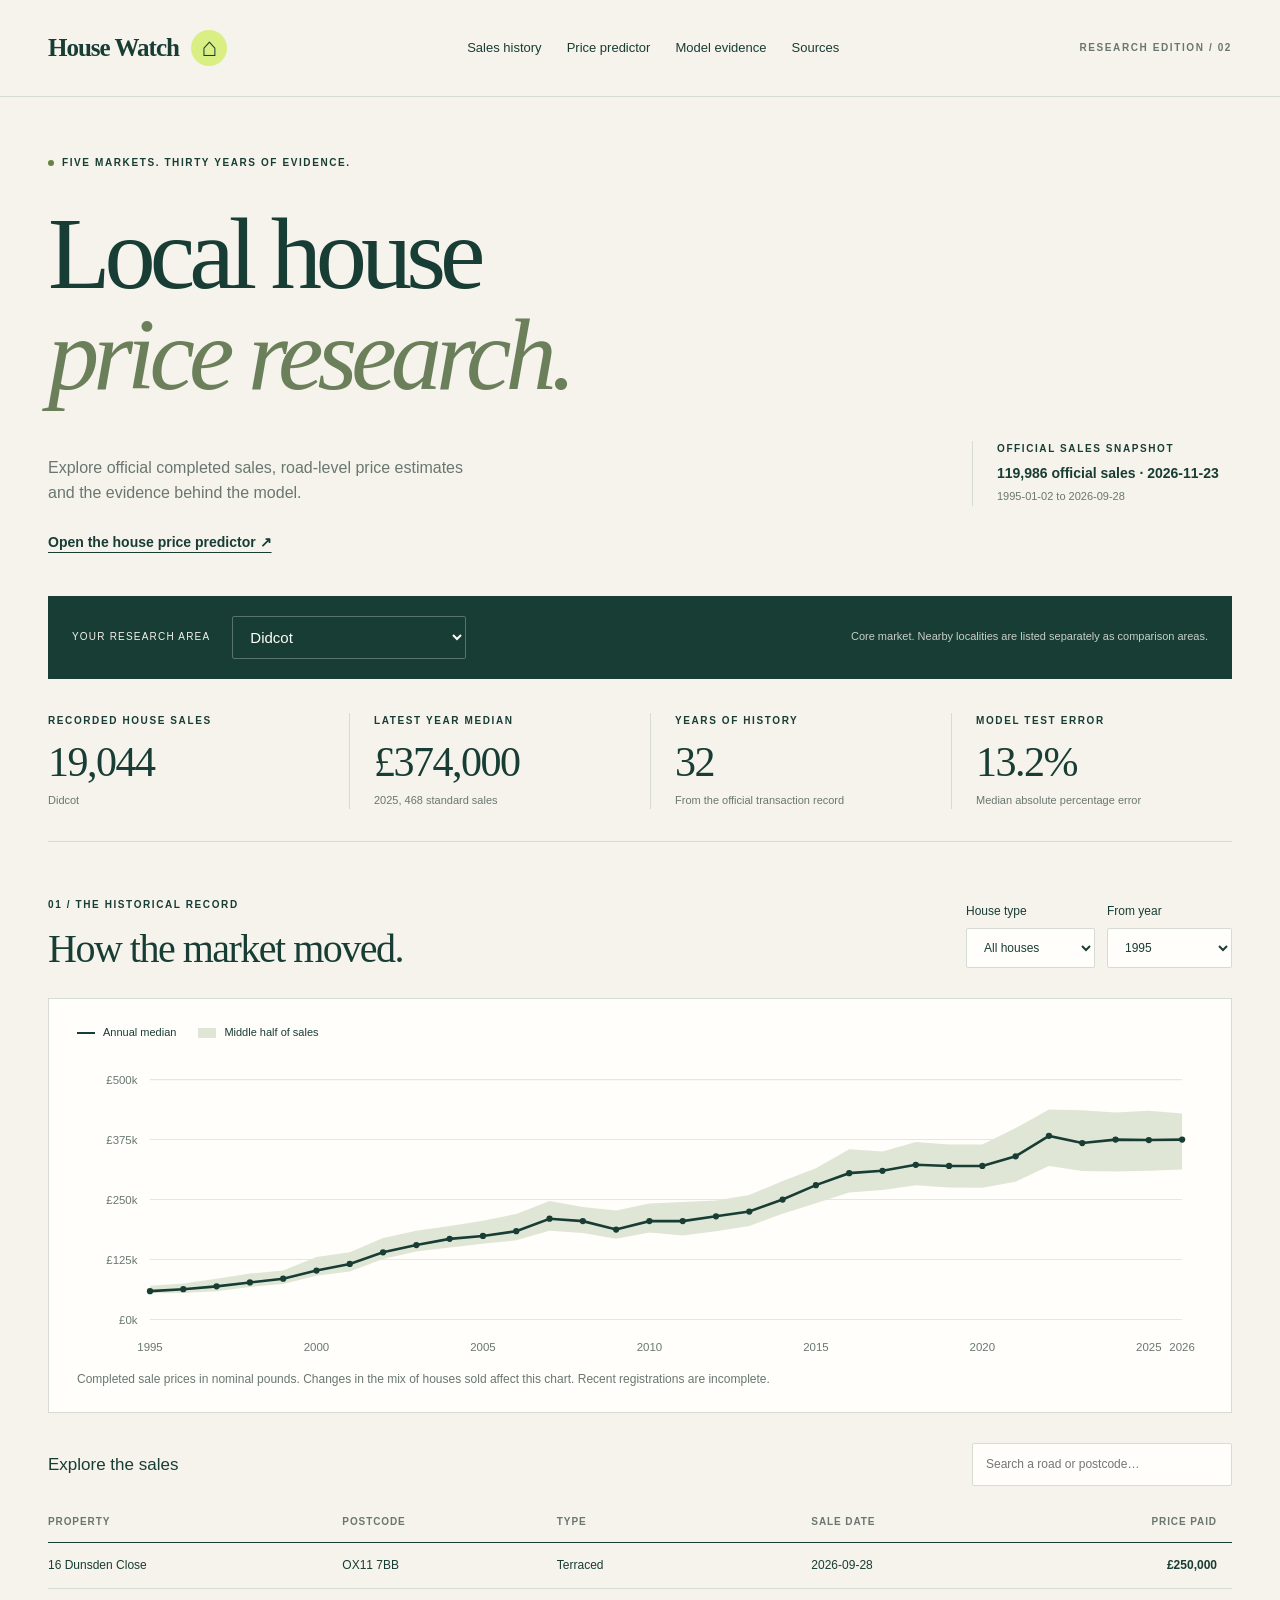
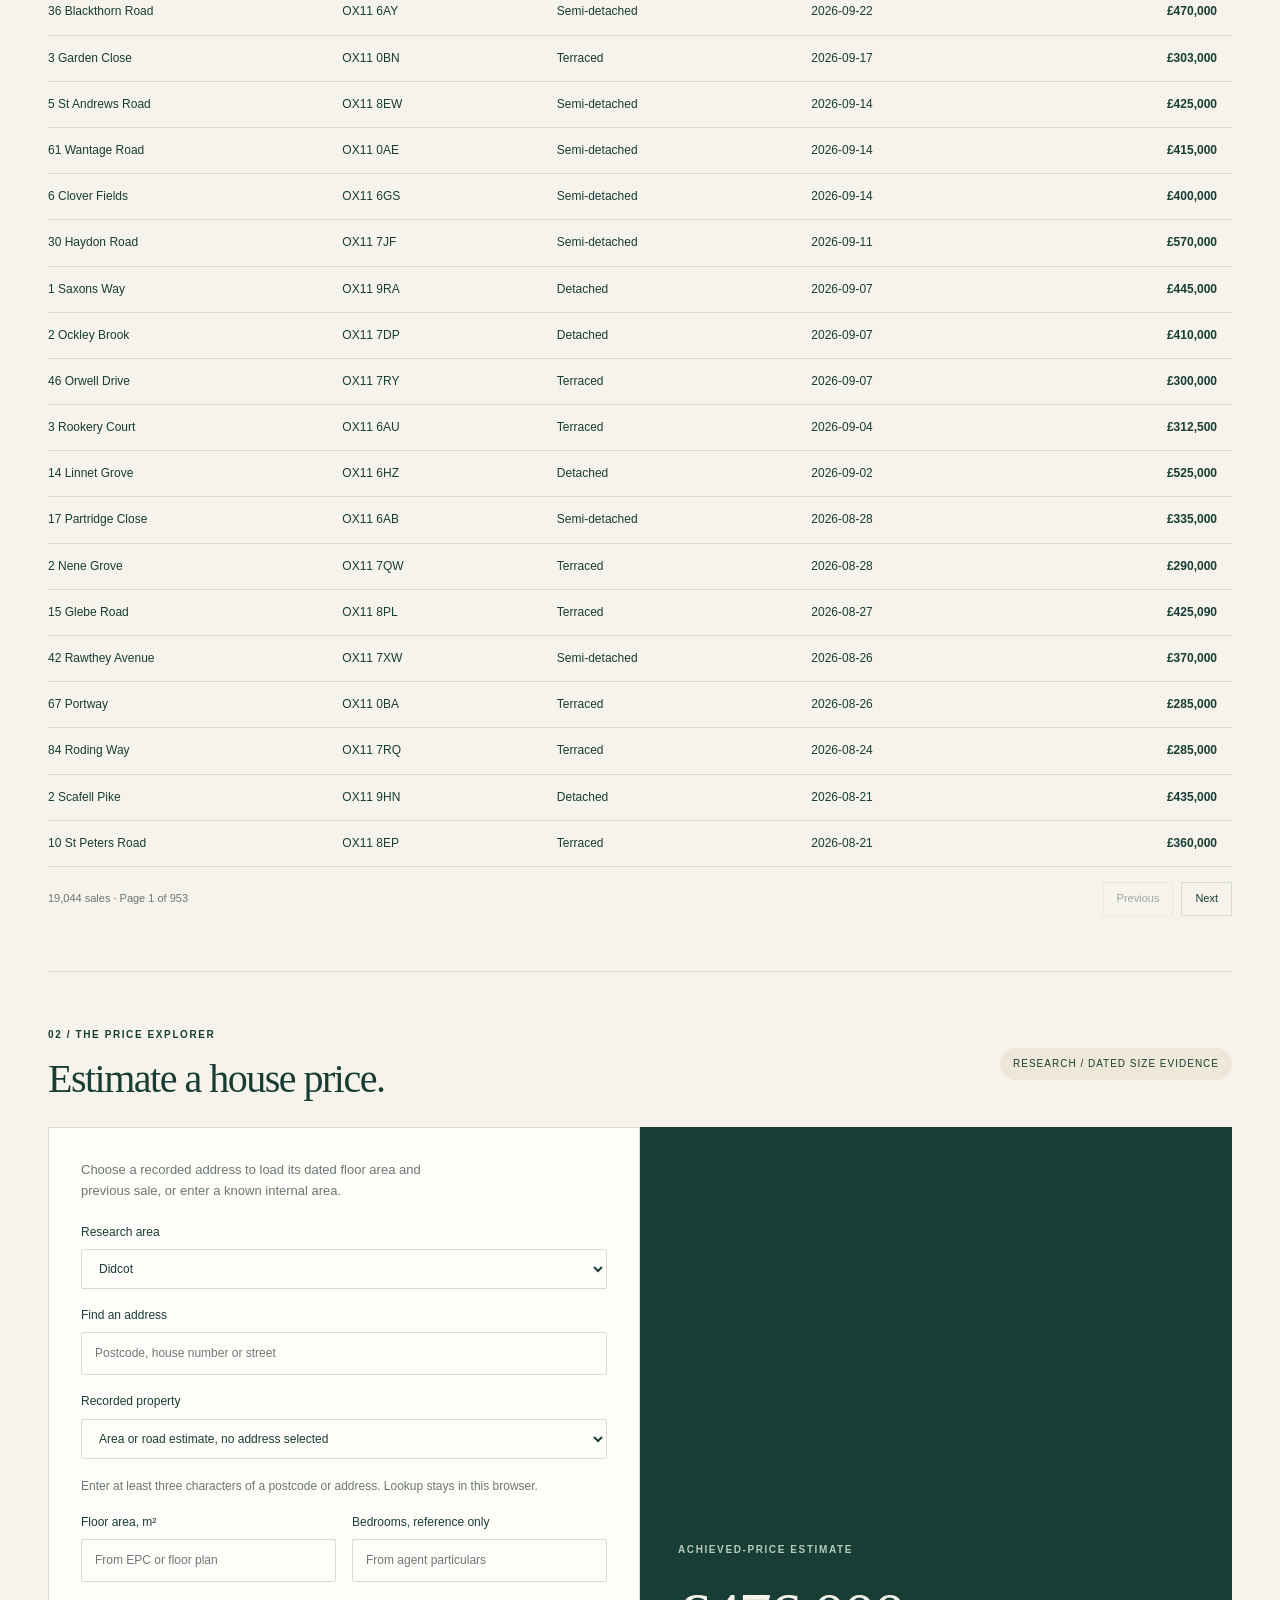
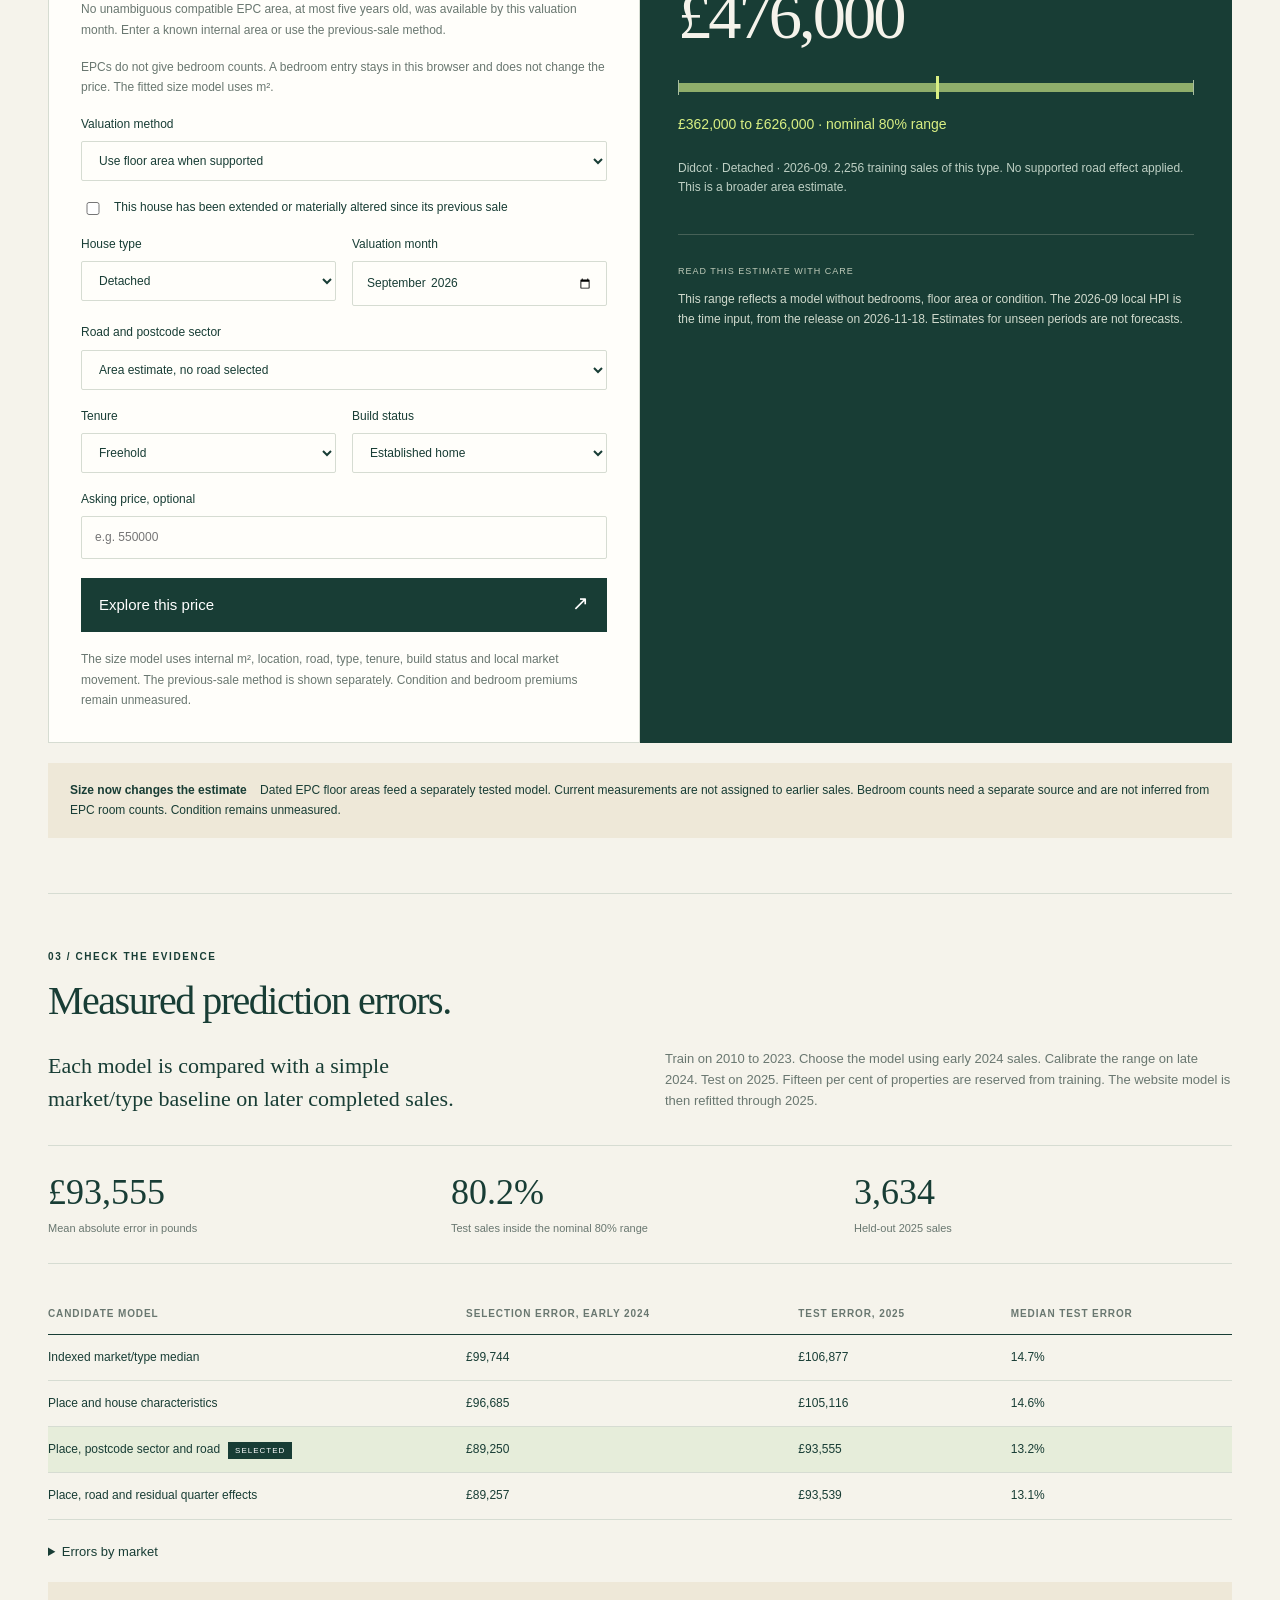
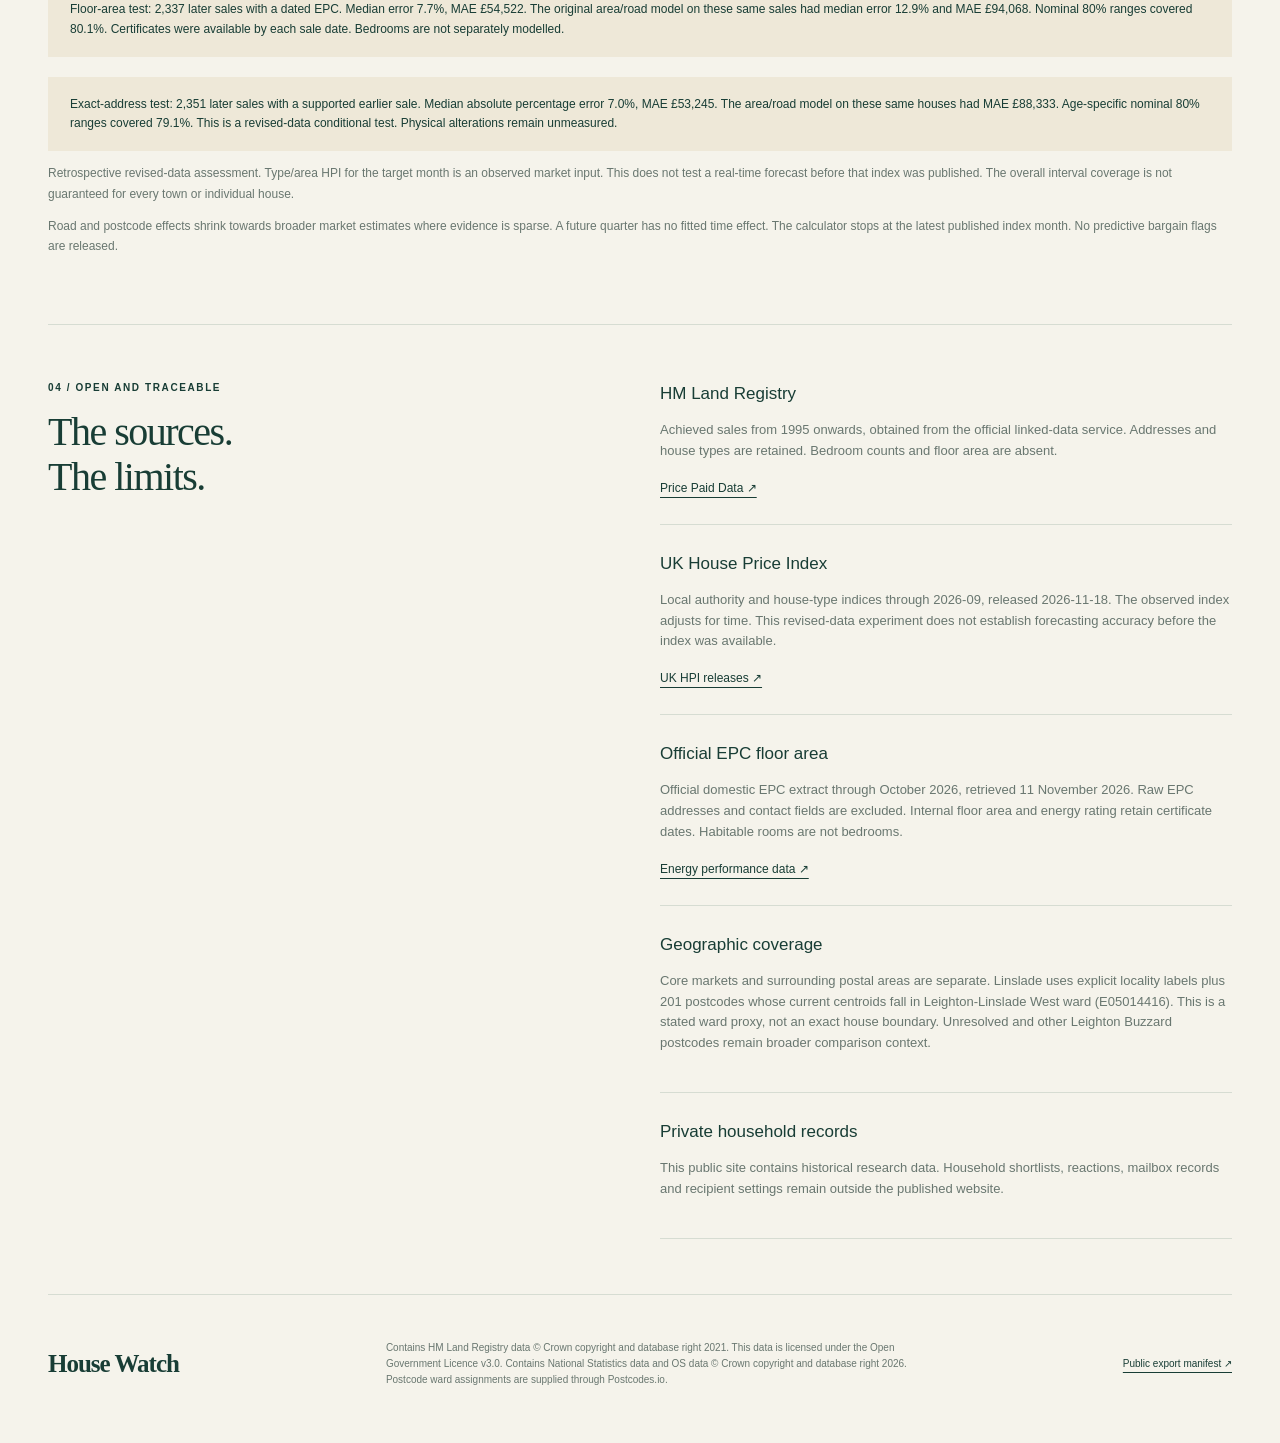
<file: docs/index.html>
<!doctype html>
<html lang="en-GB">
<head>
  <meta charset="utf-8"><meta name="viewport" content="width=device-width, initial-scale=1">
  <meta name="description" content="Explore thirty years of official house sales, local price patterns and tested price estimates across five commuter towns.">
  <meta name="referrer" content="no-referrer"><title>House Watch | Local price research</title>
  <link rel="stylesheet" href="style.css?v=area-20261111b"><script src="app.js?v=area-20261111b" defer></script>
</head>
<body>
<header class="masthead"><a class="brand" href="#">House Watch<span class="brand-mark">⌂</span></a><nav aria-label="Main"><a href="#explore">Sales history</a><a href="#estimate">Price predictor</a><a href="#model">Model evidence</a><a href="#sources">Sources</a></nav><span class="edition">RESEARCH EDITION / 02</span></header>
<main>
  <section class="hero"><div class="eyebrow"><span class="dot"></span> FIVE MARKETS. THIRTY YEARS OF EVIDENCE.</div><h1>Local house<br><em>price research.</em></h1><div class="hero-bottom"><p>Explore official completed sales, road-level price estimates and the evidence behind the model.</p><div class="data-stamp"><span class="tiny-label">OFFICIAL SALES SNAPSHOT</span><strong id="snapshot">Loading research…</strong><span id="date-range">Preparing the historical record</span></div></div><a class="predictor-link" href="#estimate">Open the house price predictor ↗</a></section>
  <div id="load-error" class="notice" hidden></div>
  <section class="market-strip" aria-label="Choose a market"><label for="market">YOUR RESEARCH AREA</label><select id="market" disabled><option>Loading…</option></select><p id="market-description">Official completed sales. Household shortlists and reactions are excluded.</p></section>
  <section class="stats" aria-label="Dataset summary"><div><span class="tiny-label">RECORDED HOUSE SALES</span><strong id="sale-count">—</strong><span id="count-caption">Selected market</span></div><div><span class="tiny-label">LATEST YEAR MEDIAN</span><strong id="median">—</strong><span id="median-caption">Unadjusted sale mix</span></div><div><span class="tiny-label">YEARS OF HISTORY</span><strong id="history-years">—</strong><span>From the official transaction record</span></div><div><span class="tiny-label">MODEL TEST ERROR</span><strong id="test-error">—</strong><span>Median absolute percentage error</span></div></section>
  <section id="explore" class="section"><div class="section-title"><div><div class="eyebrow">01 / THE HISTORICAL RECORD</div><h2>How the market moved.</h2></div><div class="filters"><label>House type<select id="history-type"><option value="">All houses</option><option value="D">Detached</option><option value="S">Semi-detached</option><option value="T">Terraced</option></select></label><label>From year<select id="from-year"></select></label></div></div>
    <div class="chart-card"><div class="chart-key"><span><i class="line-key"></i>Annual median</span><span><i class="band-key"></i>Middle half of sales</span></div><div id="trend" class="chart" role="img" aria-label="Annual achieved house prices"></div><p class="chart-foot">Completed sale prices in nominal pounds. Changes in the mix of houses sold affect this chart. Recent registrations are incomplete.</p></div>
    <div class="table-head"><h3>Explore the sales</h3><label class="search"><span class="sr-only">Search road or postcode</span><input id="sale-search" placeholder="Search a road or postcode…" type="search"></label></div><div class="table-wrap"><table><thead><tr><th>Property</th><th>Postcode</th><th>Type</th><th>Sale date</th><th class="numeric">Price paid</th></tr></thead><tbody id="sales-body"></tbody></table></div><div class="pagination"><span id="page-count"></span><div><button id="prev" class="subtle">Previous</button><button id="next" class="subtle">Next</button></div></div>
  </section>
  <section id="estimate" class="section"><div class="section-title"><div><div class="eyebrow">02 / THE PRICE EXPLORER</div><h2>Estimate a house price.</h2></div><span class="pill">RESEARCH / DATED SIZE EVIDENCE</span></div>
    <div class="estimate-grid"><form id="price-form" class="form-card"><p class="form-intro">Choose a recorded address to load its dated floor area and previous sale, or enter a known internal area.</p><label>Research area<select id="predictor-market" disabled><option>Loading…</option></select></label><label>Find an address<input id="property-search" type="search" placeholder="Postcode, house number or street"></label><label>Recorded property<select id="property"><option value="">Area or road estimate, no address selected</option></select></label><p id="property-match-note" class="small">Enter a postcode or street to find a recorded house. This search stays in your browser.</p><div class="form-row"><label>Floor area, m²<input id="area-m2" type="number" min="20" max="1000" step="0.1" placeholder="From EPC or floor plan"></label><label>Bedrooms, reference only<input id="bedrooms" type="number" min="0" max="15" step="1" placeholder="From agent particulars"></label></div><p class="small" id="area-source-note">Select an address to check for a dated EPC floor area, or enter a known internal area.</p><p class="small">EPCs do not give bedroom counts. A bedroom entry stays in this browser and does not change the price. The fitted size model uses m².</p><label>Valuation method<select id="valuation-method"><option value="auto">Use floor area when supported</option><option value="previous">Previous-sale / area method</option><option value="area">Floor-area model only</option></select></label><label class="change-check"><input id="material-change" type="checkbox">This house has been extended or materially altered since its previous sale</label><div class="form-row"><label>House type<select id="estimate-type"><option value="D">Detached</option><option value="S">Semi-detached</option><option value="T">Terraced</option></select></label><label>Valuation month<input id="valuation-month" type="month" min="2010-01"></label></div><label>Road and postcode sector<select id="road"><option value="">Area estimate</option></select></label><div class="form-row"><label>Tenure<select id="tenure"><option value="F">Freehold</option><option value="L">Leasehold</option></select></label><label>Build status<select id="new-build"><option value="N">Established home</option><option value="Y">New build</option></select></label></div><label>Asking price, optional<input id="asking" type="number" min="1" step="1000" placeholder="e.g. 550000"></label><button type="submit" class="primary">Explore this price <span>↗</span></button><p class="small">The size model uses internal m², location, road, type, tenure, build status and local market movement. The previous-sale method is shown separately. Condition and bedroom premiums remain unmeasured.</p></form>
    <div id="estimate-result" class="result-card" aria-live="polite"><span id="estimate-method" class="tiny-label">ACHIEVED-PRICE ESTIMATE</span><strong id="estimate-price">—</strong><div class="range-graphic"><i></i><span></span><i></i></div><div id="estimate-range" class="range-label">Select a supported market</div><p id="estimate-context"></p><div id="ask-comparison" class="ask-comparison" hidden></div><div id="attribute-breakdown" class="address-breakdown" hidden></div><div id="address-breakdown" class="address-breakdown" hidden></div><div class="result-note"><span>READ THIS ESTIMATE WITH CARE</span><p id="estimate-warning">The range describes uncertainty across different houses. It is not a survey or a bedroom-specific valuation.</p></div></div></div>
    <div class="notice"><strong>Size now changes the estimate</strong> Dated EPC floor areas feed a separately tested model. Current measurements are not assigned to earlier sales. Bedroom counts need a separate source and are not inferred from EPC room counts. Condition remains unmeasured.</div>
  </section>
  <section id="model" class="section"><div class="section-title"><div><div class="eyebrow">03 / CHECK THE EVIDENCE</div><h2>Measured prediction errors.</h2></div></div><div class="model-intro"><p>Each model is compared with a simple market/type baseline on later completed sales.</p><p id="model-design"></p></div><div class="model-stats"><div><strong id="mae">—</strong><span>Mean absolute error in pounds</span></div><div><strong id="coverage">—</strong><span>Test sales inside the nominal 80% range</span></div><div><strong id="test-n">—</strong><span>Held-out 2025 sales</span></div></div>
    <div class="table-wrap"><table><thead><tr><th>Candidate model</th><th>Selection error, early 2024</th><th>Test error, 2025</th><th>Median test error</th></tr></thead><tbody id="model-body"></tbody></table></div>
    <details><summary>Errors by market</summary><div class="table-wrap"><table><thead><tr><th>Market</th><th>Test sales</th><th>Mean absolute error</th><th>Median percentage error</th><th>Range coverage</th></tr></thead><tbody id="market-errors"></tbody></table></div></details>
    <div id="area-evidence" class="notice" hidden></div><div id="address-evidence" class="notice" hidden></div><p class="small" id="model-caveat"></p><p class="small">Road and postcode effects shrink towards broader market estimates where evidence is sparse. A future quarter has no fitted time effect. The calculator stops at the latest published index month. No predictive bargain flags are released.</p>
  </section>
  <section id="sources" class="section sources"><div><div class="eyebrow">04 / OPEN AND TRACEABLE</div><h2>The sources.<br>The limits.</h2></div><div><article><h3>HM Land Registry</h3><p>Achieved sales from 1995 onwards, obtained from the official linked-data service. Addresses and house types are retained. Bedroom counts and floor area are absent.</p><a href="https://www.gov.uk/government/statistical-data-sets/price-paid-data-downloads">Price Paid Data ↗</a></article><article><h3>UK House Price Index</h3><p id="hpi-note"></p><a href="https://www.gov.uk/government/collections/uk-house-price-index-reports">UK HPI releases ↗</a></article><article><h3>Official EPC floor area</h3><p id="epc-note"></p><a href="https://get-energy-performance-data.communities.gov.uk/">Energy performance data ↗</a></article><article><h3>Geographic coverage</h3><p id="geography-note"></p></article><article><h3>Private household records</h3><p>This public site contains historical research data. Household shortlists, reactions, mailbox records and recipient settings remain outside the published website.</p></article></div></section>
</main><footer><a class="brand" href="#">House Watch</a><p>Contains HM Land Registry data © Crown copyright and database right 2021. This data is licensed under the Open Government Licence v3.0. Contains National Statistics data and OS data © Crown copyright and database right 2026. Postcode ward assignments are supplied through Postcodes.io.</p><a href="public-manifest.json">Public export manifest ↗</a></footer>
</body></html>
</file>
<file: docs/style.css>
:root{--paper:#f5f3eb;--ink:#183d35;--muted:#697770;--line:#d6dcd2;--white:#fffefa;--accent:#d9ef83;--warm:#eee8d8;--serif:Georgia,'Times New Roman',serif}*{box-sizing:border-box}html{scroll-behavior:smooth;scroll-padding-top:30px}body{margin:0;background:var(--paper);color:var(--ink);font:15px/1.6 -apple-system,BlinkMacSystemFont,'Segoe UI',sans-serif}a{color:inherit;text-underline-offset:5px}button,input,select{font:inherit}button,a,input,select{touch-action:manipulation}button{cursor:pointer}button:disabled{opacity:.4;cursor:default}button:focus-visible,a:focus-visible,input:focus-visible,select:focus-visible{outline:3px solid #809e3a;outline-offset:3px}.masthead,main,footer{max-width:1328px;margin:auto}.masthead{display:flex;align-items:center;justify-content:space-between;padding:30px 48px;border-bottom:1px solid var(--line)}.brand{font:700 25px var(--serif);text-decoration:none;letter-spacing:-1px}.brand-mark{display:inline-flex;align-items:center;justify-content:center;background:var(--accent);border-radius:50%;font:26px var(--serif);width:36px;height:36px;margin-left:12px}nav{display:flex;gap:25px;font-size:13px}nav a{text-decoration:none}.edition,.eyebrow,.tiny-label{font-size:10px;letter-spacing:1.6px;font-weight:650}.edition{color:var(--muted)}main{padding:0 48px}.hero{padding:58px 0 42px}.eyebrow{display:flex;align-items:center;gap:8px}.dot{height:6px;width:6px;background:#648342;border-radius:50%}h1{font:clamp(60px,8vw,108px)/.99 var(--serif);font-weight:400;letter-spacing:-6px;margin:32px 0 35px}h1 em{font-weight:400;color:#6b805a}.hero-bottom{display:flex;align-items:flex-end;justify-content:space-between;gap:40px}.hero-bottom>p{font-size:16px;max-width:435px;margin:0;color:var(--muted)}.data-stamp{display:flex;flex-direction:column;border-left:1px solid var(--line);padding-left:24px;min-width:260px}.data-stamp strong{font-size:14px;margin-top:5px}.data-stamp>span:last-child{font-size:11px;color:var(--muted);margin-top:4px}.market-strip{display:flex;align-items:center;gap:22px;background:var(--ink);color:var(--paper);padding:20px 24px}.market-strip label{font-size:10px;letter-spacing:1.2px;white-space:nowrap}.market-strip select{background:var(--ink);color:var(--white);border:1px solid #587369;max-width:240px;min-width:160px}.market-strip p{margin:0 0 0 auto;font-size:11px;max-width:380px;opacity:.8}.stats{display:grid;grid-template-columns:repeat(4,1fr);border-bottom:1px solid var(--line);padding:34px 0 32px;gap:20px}.stats>div{display:flex;flex-direction:column;padding-left:24px;border-left:1px solid var(--line)}.stats>div:first-child{padding-left:0;border:0}.stats strong{font:42px var(--serif);letter-spacing:-1.5px;margin:9px 0 6px}.stats>div>span:last-child{font-size:11px;color:var(--muted)}.section{padding:55px 0;border-bottom:1px solid var(--line)}.section-title{display:flex;align-items:center;justify-content:space-between;gap:24px;margin-bottom:26px}h2{font:40px/1.14 var(--serif);font-weight:400;letter-spacing:-1.5px;margin:13px 0 0}h3{font-size:17px;font-weight:500;margin:0}.filters{display:flex;gap:12px}label{display:flex;flex-direction:column;font-size:12px;gap:7px}input,select{background:var(--white);border:1px solid var(--line);color:var(--ink);padding:11px 13px;border-radius:2px;min-width:0}.filters select{min-width:125px}.chart-card{background:var(--white);border:1px solid var(--line);padding:25px 28px 15px}.chart-key{display:flex;gap:22px;font-size:11px}.chart-key span{display:flex;align-items:center;gap:8px}.line-key{width:18px;border-top:2px solid var(--ink)}.band-key{width:18px;height:10px;background:#e0e6d5}.chart{width:100%;margin-top:22px;min-height:240px}.chart svg{display:block;width:100%;height:auto}.chart-foot,.small{font-size:12px;color:var(--muted);line-height:1.7}.chart-foot{margin:8px 0}.table-head{display:flex;align-items:center;justify-content:space-between;margin:30px 0 16px}.search input{width:260px}.table-wrap{overflow:auto}table{border-collapse:collapse;width:100%;text-align:left;white-space:nowrap;font-size:12px}th{font-size:10px;text-transform:uppercase;letter-spacing:.9px;color:var(--muted);font-weight:600;padding:12px 15px;border-bottom:1px solid var(--ink)}td{padding:13px 15px;border-bottom:1px solid var(--line)}th:first-child,td:first-child{padding-left:0}.numeric{text-align:right}td.numeric{font-weight:600;font-variant-numeric:tabular-nums}.pagination{display:flex;justify-content:space-between;align-items:center;margin-top:15px;font-size:11px;color:var(--muted)}.subtle{background:transparent;border:1px solid var(--line);padding:7px 13px;color:var(--ink);margin-left:8px;font-size:11px}.pill{font-size:10px;letter-spacing:1px;background:var(--warm);padding:8px 13px;border-radius:20px;white-space:nowrap}.estimate-grid{display:grid;grid-template-columns:1fr 1fr}.form-card{background:var(--white);padding:32px;border:1px solid var(--line);display:flex;flex-direction:column;gap:17px}.form-intro{margin:0 0 4px;color:var(--muted);font-size:13px;max-width:380px}.form-row{display:grid;grid-template-columns:1fr 1fr;gap:16px}.primary{display:flex;justify-content:space-between;background:var(--ink);color:white;border:0;padding:15px 18px;text-align:left;margin-top:2px}.primary span{font-size:20px;line-height:1}.form-card .small{margin:0}.result-card{background:var(--ink);color:var(--paper);padding:40px 38px;display:flex;flex-direction:column;justify-content:center}.result-card>.tiny-label{color:#b8cbba}.result-card>strong{font:clamp(45px,5.2vw,76px) var(--serif);letter-spacing:-3px;margin:20px 0}.range-graphic{height:27px;display:flex;align-items:center;gap:0}.range-graphic>span{flex:1;background:#8fae6b;height:9px;position:relative}.range-graphic>span:after{content:'';position:absolute;top:-7px;bottom:-7px;left:50%;width:3px;background:var(--accent)}.range-graphic i{height:15px;width:1px;background:#a7bd9f}.range-label{color:var(--accent);font-size:14px;margin:12px 0}.result-card>p{font-size:12px;color:#bed0c4}.result-note{border-top:1px solid #466157;padding-top:22px;margin-top:25px}.result-note>span{font-size:9px;letter-spacing:1px;color:#bdc9b8}.result-note p{font-size:12px;margin:9px 0 0;color:#d0dacd}.ask-comparison{padding:15px;background:#294d40;font-size:14px}.notice{background:var(--warm);padding:18px 22px;font-size:12px;margin-top:20px}.notice strong{margin-right:10px}.model-intro{display:grid;grid-template-columns:1fr 1fr;gap:50px}.model-intro p{margin:0;color:var(--muted);font-size:13px}.model-intro>p:first-child{font:22px/1.5 var(--serif);color:var(--ink);max-width:430px}.model-stats{display:grid;grid-template-columns:repeat(3,1fr);gap:25px;margin:30px 0;padding:25px 0;border-block:1px solid var(--line)}.model-stats>div{display:flex;flex-direction:column}.model-stats strong{font:36px var(--serif)}.model-stats span{font-size:11px;color:var(--muted);margin-top:7px}.selected-model{background:#e6edda}.selected-label{font-size:8px;padding:4px 7px;background:var(--ink);color:white;margin-left:8px;letter-spacing:1px}details{margin-top:22px}summary{cursor:pointer;font-size:13px}.sources{display:grid;grid-template-columns:1fr 1fr;gap:40px}.sources article{padding-bottom:25px;margin-bottom:25px;border-bottom:1px solid var(--line)}.sources article:last-child{margin-bottom:0}.sources article p{font-size:13px;color:var(--muted)}.sources article a{font-size:12px}footer{display:flex;align-items:center;justify-content:space-between;gap:30px;padding:35px 48px 45px}footer p{font-size:10px;color:var(--muted);max-width:530px}footer>a:last-child{font-size:10px;white-space:nowrap}.sr-only{position:absolute;width:1px;height:1px;overflow:hidden;clip:rect(0,0,0,0)}[hidden]{display:none!important}@media(max-width:850px){.masthead{padding:22px 24px}.edition{display:none}main{padding:0 24px}nav{gap:14px;font-size:11px}.hero{padding-top:40px}h1{letter-spacing:-4px}.market-strip{flex-wrap:wrap;gap:14px}.market-strip p{margin:0;max-width:none;width:100%}.stats{grid-template-columns:1fr 1fr;gap:28px}.stats>div:nth-child(3){padding-left:0;border:0}.stats strong{font-size:36px}.section-title{align-items:flex-start;flex-direction:column}h2{font-size:35px}.estimate-grid{grid-template-columns:1fr}.result-card{min-height:370px}.model-intro{gap:20px}.sources{grid-template-columns:1fr;gap:25px}footer{padding:30px 24px;flex-wrap:wrap}.chart-card{padding:20px 15px}.chart{min-height:180px}}@media(max-width:480px){nav a:nth-child(3),nav a:nth-child(4){display:none}.brand{font-size:22px}.brand-mark{width:30px;height:30px;margin-left:7px}.hero-bottom{display:block}.data-stamp{margin-top:25px;padding-left:15px}.hero-bottom>p{font-size:14px}.eyebrow{font-size:8px;letter-spacing:1.2px}h1{font-size:58px;letter-spacing:-3px}.tiny-label{font-size:8px;letter-spacing:1px}.stats{gap:24px 12px}.stats strong{font-size:31px}.stats>div{padding-left:15px}.stats>div>span:last-child{font-size:10px}.table-head{align-items:flex-start;flex-direction:column;gap:12px}.search,.search input{width:100%}.form-card{padding:23px}.form-row{gap:10px}.result-card{padding:30px 24px}.model-intro{grid-template-columns:1fr}.model-stats{grid-template-columns:1fr;gap:20px}.model-stats>div{border-bottom:1px solid var(--line);padding-bottom:15px}.chart-key{gap:12px;font-size:9px}.market-strip{padding:17px}.market-strip select{max-width:100%;width:100%}}

.change-check{display:flex;flex-direction:row;align-items:flex-start;gap:10px;font-size:12px}.change-check input{flex:0 0 auto;min-width:16px;margin-top:4px}.address-breakdown{margin-top:16px;padding-top:16px;border-top:1px solid #587369;font-size:12px}.address-breakdown dl{margin:10px 0 0}.address-breakdown dl>div{display:flex;justify-content:space-between;gap:12px;padding:7px 0;border-bottom:1px solid #36584b}.address-breakdown dt{color:#ced8cc}.address-breakdown dd{margin:0;text-align:right;font-variant-numeric:tabular-nums}.address-breakdown strong{font-size:11px;letter-spacing:.8px}.address-breakdown p{color:#ced8cc;font-size:11px}

.predictor-link{display:inline-block;margin-top:25px;font-size:14px;font-weight:600;text-decoration-thickness:1px}
</file>
